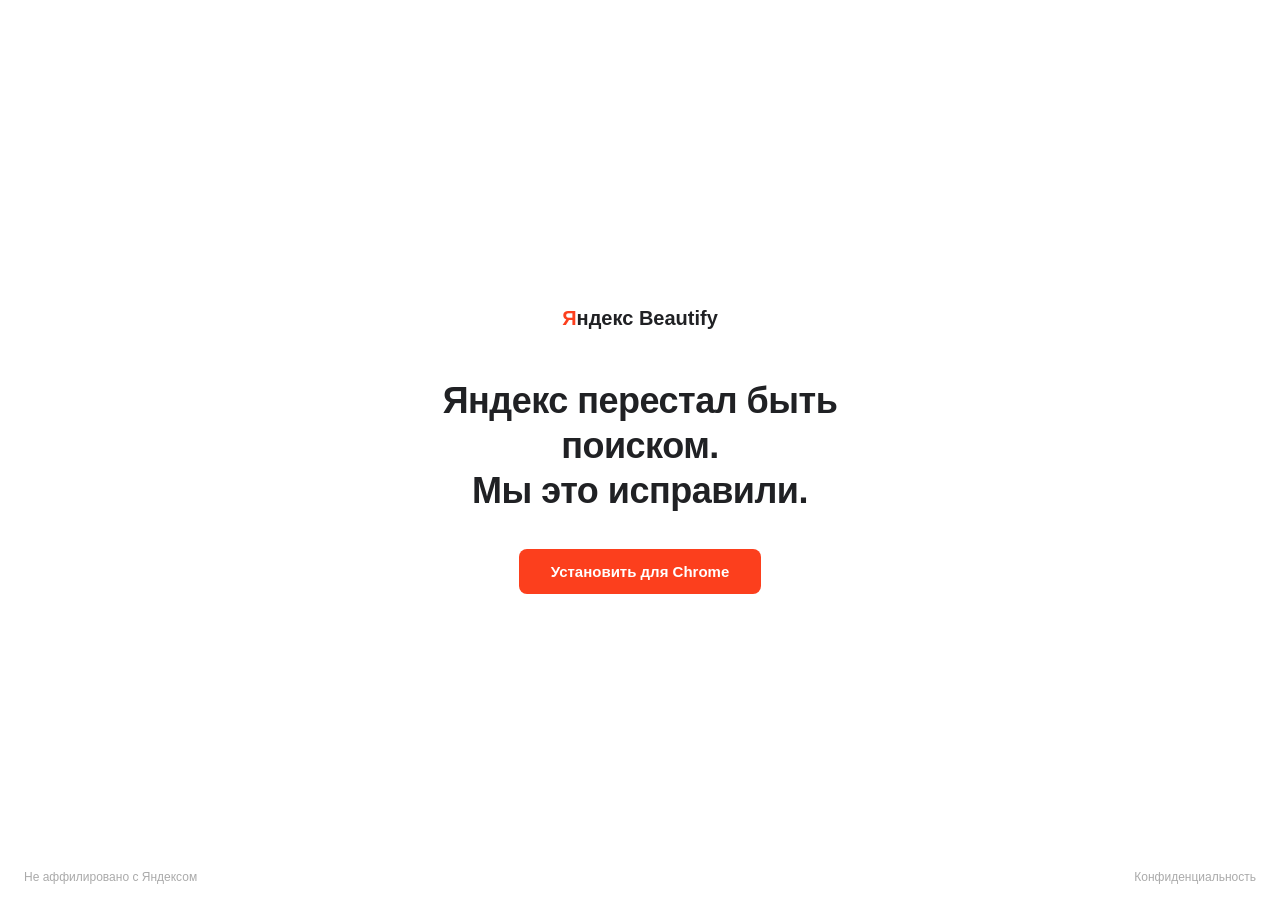
<file: index.html>
<!DOCTYPE html>
<html lang="ru">
<head>
  <meta charset="UTF-8">
  <meta name="viewport" content="width=device-width, initial-scale=1.0">
  <title>Ya Beautify</title>
  <style>
    * { box-sizing: border-box; margin: 0; padding: 0; }

    body {
      font-family: Arial, Helvetica, sans-serif;
      background: #fff;
      color: #202124;
      min-height: 100vh;
      display: flex;
      flex-direction: column;
      align-items: center;
      justify-content: center;
      padding: 40px 24px;
    }

    .logo {
      font-size: 20px;
      font-weight: 700;
      margin-bottom: 48px;
      user-select: none;
      white-space: nowrap;
    }
    .logo-ya { color: #FC3F1D; }

    h1 {
      font-size: clamp(22px, 4vw, 36px);
      font-weight: 700;
      line-height: 1.25;
      text-align: center;
      max-width: 560px;
      margin-bottom: 36px;
      letter-spacing: -0.5px;
    }

    .btn {
      display: inline-block;
      background: #FC3F1D;
      color: #fff;
      font-size: 15px;
      font-weight: 700;
      text-decoration: none;
      padding: 14px 32px;
      border-radius: 8px;
      transition: background 0.15s;
    }
    .btn:hover { background: #e03618; }

    footer {
      position: fixed;
      bottom: 0; left: 0; right: 0;
      padding: 16px 24px;
      display: flex;
      justify-content: space-between;
      font-size: 12px;
      color: #aaa;
    }
    footer a { color: #aaa; text-decoration: none; }
    footer a:hover { color: #555; }
  </style>
</head>
<body>

  <div class="logo"><span class="logo-ya">Я</span><span>ндекс Beautify</span></div>

  <h1>Яндекс перестал быть поиском.<br>Мы это исправили.</h1>

  <a class="btn" href="https://chromewebstore.google.com/detail/fikhpbeegfgibjodccoaalienbakhnkn?utm_source=item-share-cb" target="_blank">
    Установить для Chrome
  </a>

  <footer>
    <span>Не аффилировано с Яндексом</span>
    <a href="privacy.html">Конфиденциальность</a>
  </footer>

</body>
</html>
</file>
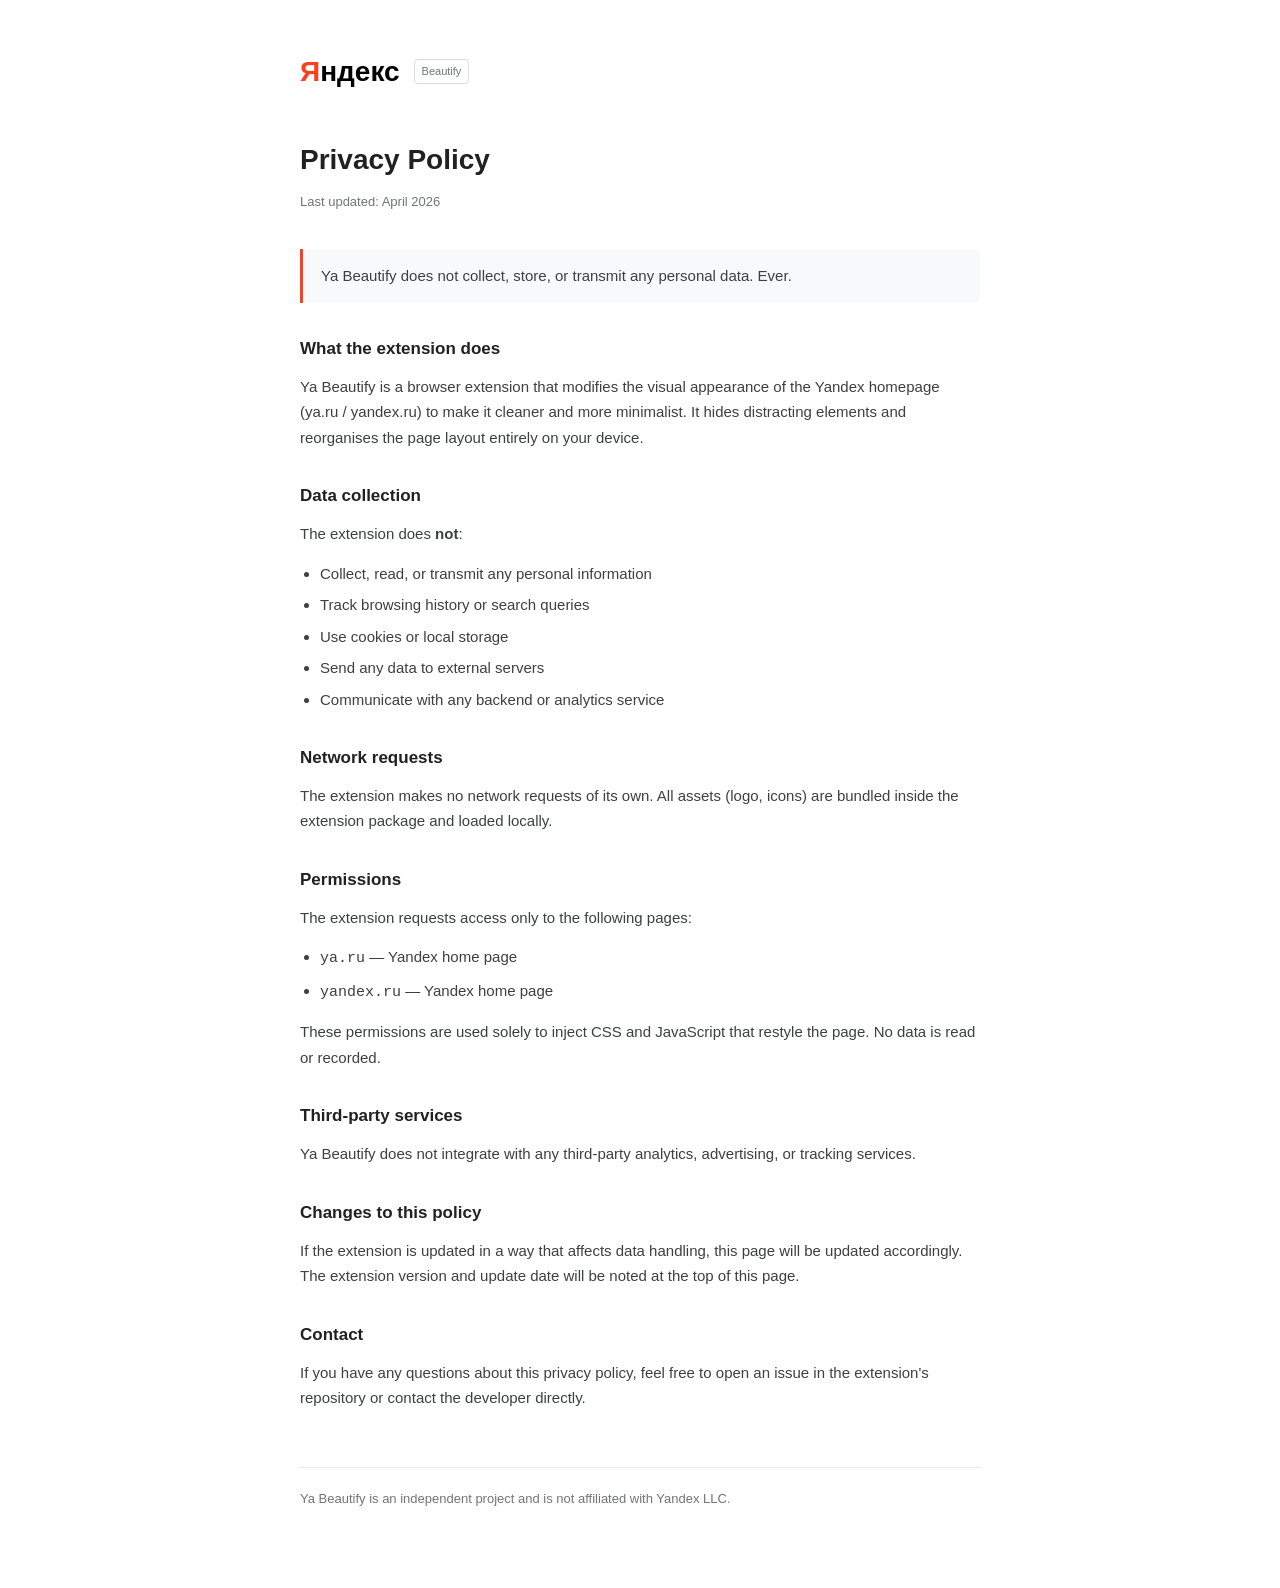
<file: privacy.html>
<!DOCTYPE html>
<html lang="ru">
<head>
  <meta charset="UTF-8">
  <meta name="viewport" content="width=device-width, initial-scale=1.0">
  <title>Ya Beautify — Privacy Policy</title>
  <style>
    * { box-sizing: border-box; margin: 0; padding: 0; }

    body {
      font-family: Arial, Helvetica, sans-serif;
      font-size: 15px;
      line-height: 1.7;
      color: #202124;
      background: #fff;
      padding: 48px 24px 80px;
    }

    .wrap {
      max-width: 680px;
      margin: 0 auto;
    }

    .logo {
      display: flex;
      align-items: center;
      gap: 10px;
      margin-bottom: 40px;
      text-decoration: none;
    }

    .logo-word {
      white-space: nowrap;
    }

    .logo-ya {
      font-size: 28px;
      font-weight: 700;
      color: #FC3F1D;
    }

    .logo-rest {
      font-size: 28px;
      font-weight: 700;
      color: #000;
    }

    .badge {
      font-size: 11px;
      color: #70757a;
      border: 1px solid #dadce0;
      border-radius: 4px;
      padding: 2px 7px;
      margin-left: 4px;
    }

    h1 {
      font-size: 28px;
      font-weight: 700;
      margin-bottom: 8px;
    }

    .updated {
      font-size: 13px;
      color: #70757a;
      margin-bottom: 36px;
    }

    h2 {
      font-size: 17px;
      font-weight: 700;
      margin: 32px 0 10px;
    }

    p {
      margin-bottom: 14px;
      color: #3c4043;
    }

    ul {
      padding-left: 20px;
      margin-bottom: 14px;
      color: #3c4043;
    }

    ul li {
      margin-bottom: 6px;
    }

    .highlight {
      background: #f8f9fa;
      border-left: 3px solid #FC3F1D;
      padding: 14px 18px;
      border-radius: 0 6px 6px 0;
      margin: 24px 0;
    }

    .highlight p {
      margin: 0;
      font-weight: 500;
    }

    footer {
      margin-top: 56px;
      padding-top: 20px;
      border-top: 1px solid #e8eaed;
      font-size: 13px;
      color: #70757a;
    }

    a { color: #1a73e8; }
  </style>
</head>
<body>
  <div class="wrap">

    <div class="logo">
      <span class="logo-word"><span class="logo-ya">Я</span><span class="logo-rest">ндекс</span></span>
      <span class="badge">Beautify</span>
    </div>

    <h1>Privacy Policy</h1>
    <p class="updated">Last updated: April 2026</p>

    <div class="highlight">
      <p>Ya Beautify does not collect, store, or transmit any personal data. Ever.</p>
    </div>

    <h2>What the extension does</h2>
    <p>Ya Beautify is a browser extension that modifies the visual appearance of the Yandex homepage (ya.ru / yandex.ru) to make it cleaner and more minimalist. It hides distracting elements and reorganises the page layout entirely on your device.</p>

    <h2>Data collection</h2>
    <p>The extension does <strong>not</strong>:</p>
    <ul>
      <li>Collect, read, or transmit any personal information</li>
      <li>Track browsing history or search queries</li>
      <li>Use cookies or local storage</li>
      <li>Send any data to external servers</li>
      <li>Communicate with any backend or analytics service</li>
    </ul>

    <h2>Network requests</h2>
    <p>The extension makes no network requests of its own. All assets (logo, icons) are bundled inside the extension package and loaded locally.</p>

    <h2>Permissions</h2>
    <p>The extension requests access only to the following pages:</p>
    <ul>
      <li><code>ya.ru</code> — Yandex home page</li>
      <li><code>yandex.ru</code> — Yandex home page</li>
    </ul>
    <p>These permissions are used solely to inject CSS and JavaScript that restyle the page. No data is read or recorded.</p>

    <h2>Third-party services</h2>
    <p>Ya Beautify does not integrate with any third-party analytics, advertising, or tracking services.</p>

    <h2>Changes to this policy</h2>
    <p>If the extension is updated in a way that affects data handling, this page will be updated accordingly. The extension version and update date will be noted at the top of this page.</p>

    <h2>Contact</h2>
    <p>If you have any questions about this privacy policy, feel free to open an issue in the extension's repository or contact the developer directly.</p>

    <footer>
      Ya Beautify is an independent project and is not affiliated with Yandex LLC.
    </footer>

  </div>
</body>
</html>
</file>
